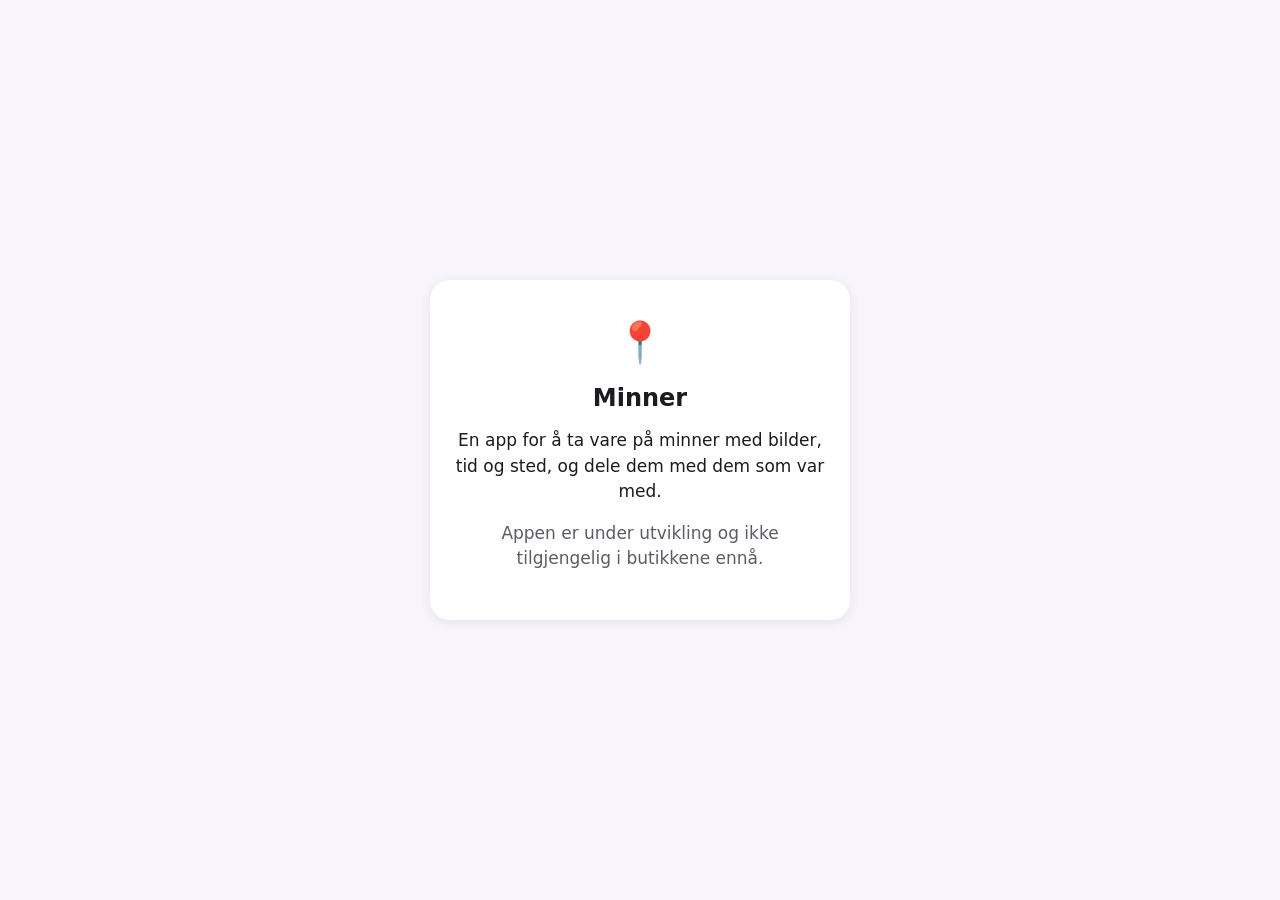
<file: index.html>
<!doctype html>
<html lang="no">
<head>
  <meta charset="utf-8">
  <meta name="viewport" content="width=device-width, initial-scale=1">
  <title>Minner</title>
  <link rel="stylesheet" href="style.css">
</head>
<body>
  <main>
    <div class="icon" aria-hidden="true">📍</div>
    <h1>Minner</h1>
    <p class="lead">En app for å ta vare på minner med bilder, tid og sted, og dele dem med dem som var med.</p>
    <p>Appen er under utvikling og ikke tilgjengelig i butikkene ennå.</p>
  </main>
</body>
</html>
</file>
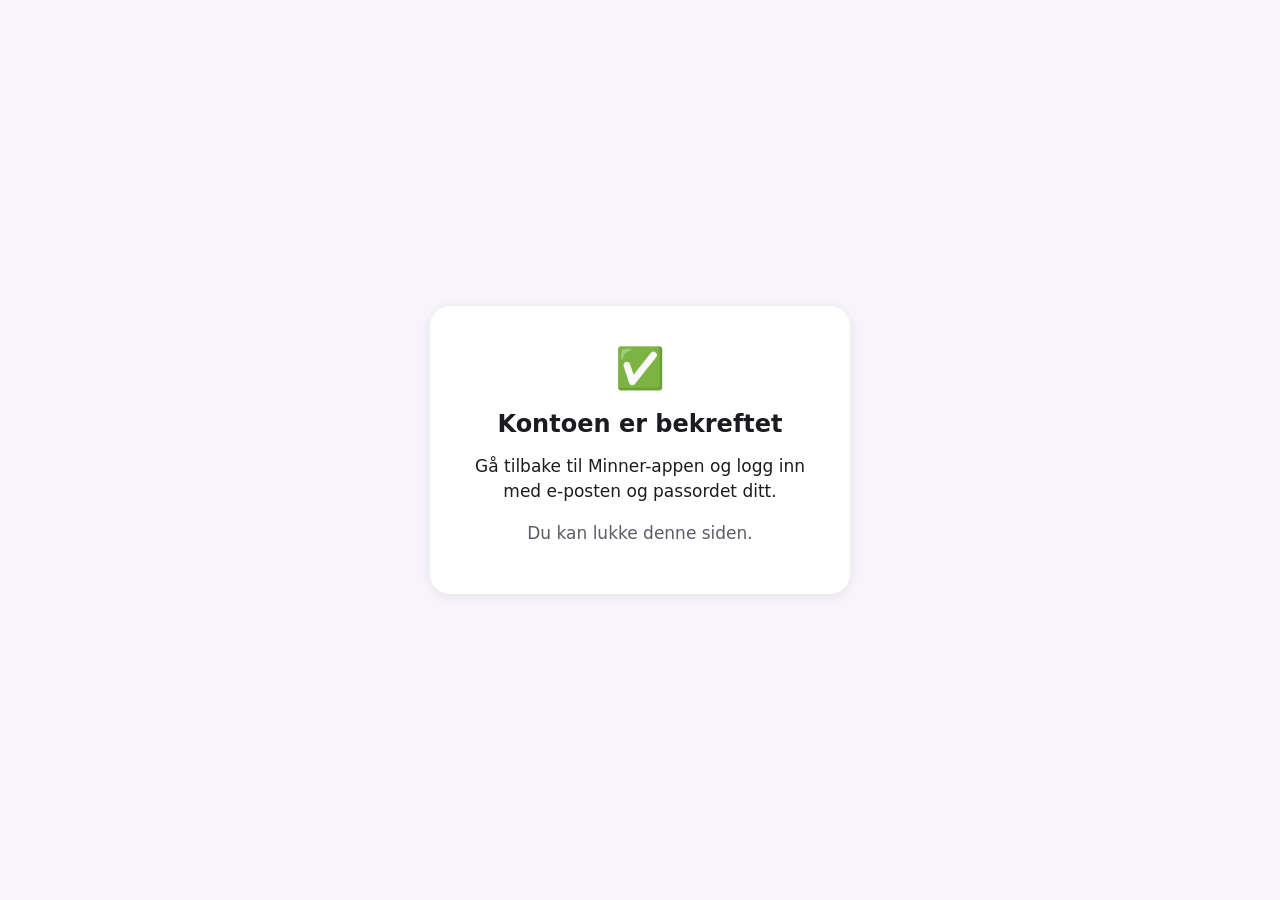
<file: confirmed/index.html>
<!doctype html>
<html lang="no">
<head>
  <meta charset="utf-8">
  <meta name="viewport" content="width=device-width, initial-scale=1">
  <meta name="robots" content="noindex">
  <title>Kontoen er bekreftet</title>
  <link rel="stylesheet" href="../style.css">
</head>
<body>
  <main>
    <div class="icon" aria-hidden="true">✅</div>
    <h1>Kontoen er bekreftet</h1>
    <p class="lead">Gå tilbake til Minner-appen og logg inn med e-posten og passordet ditt.</p>
    <p>Du kan lukke denne siden.</p>
  </main>
</body>
</html>
</file>
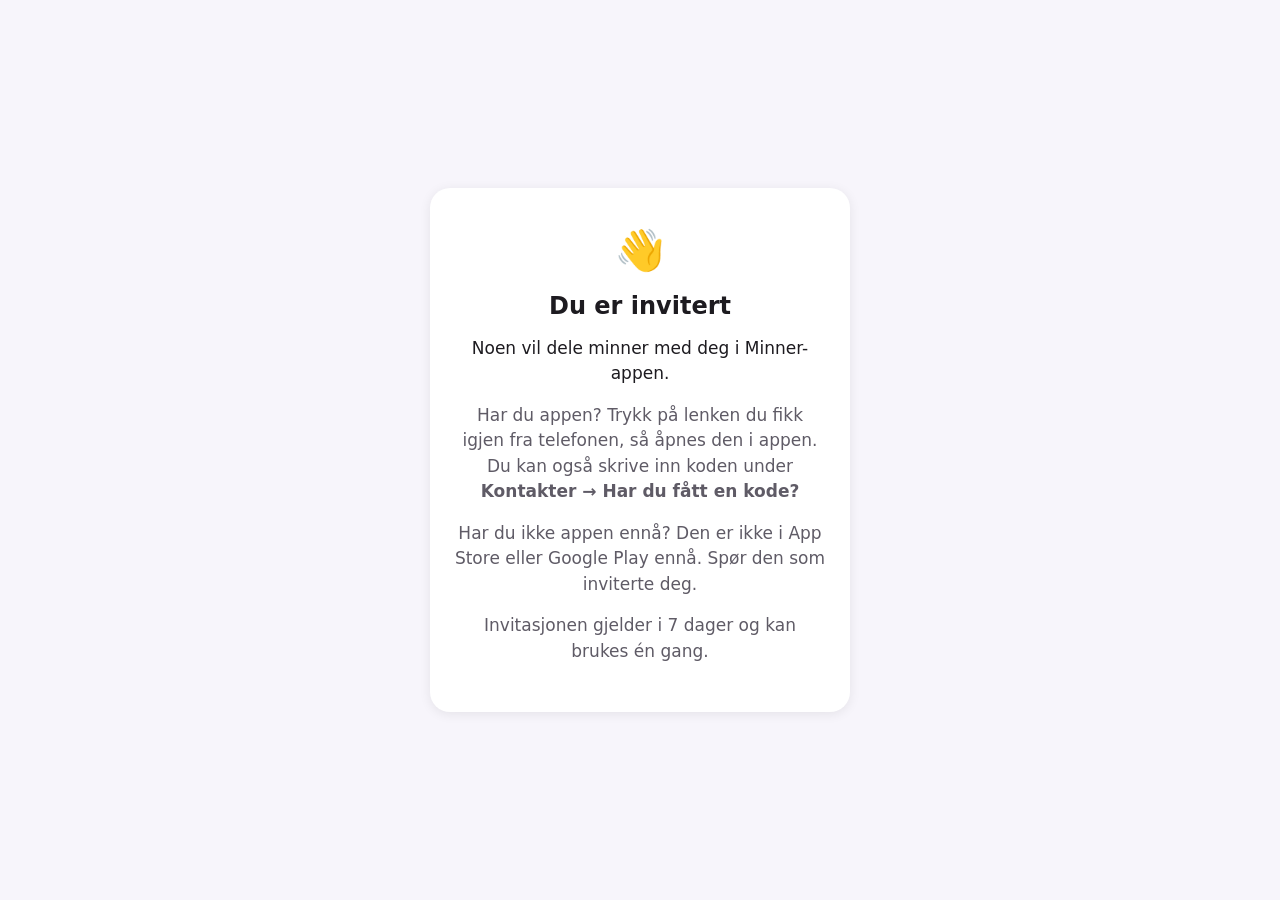
<file: invite/index.html>
<!doctype html>
<html lang="no">
<head>
  <meta charset="utf-8">
  <meta name="viewport" content="width=device-width, initial-scale=1">
  <meta name="robots" content="noindex">
  <title>Invitasjon til Minner</title>
  <link rel="stylesheet" href="../style.css">
</head>
<body>
  <main>
    <div class="icon" aria-hidden="true">👋</div>
    <h1>Du er invitert</h1>
    <p class="lead">Noen vil dele minner med deg i Minner-appen.</p>
    <div id="code-block" hidden>
      <p>Invitasjonskoden din:</p>
      <div class="code" id="code"></div>
    </div>
    <p>Har du appen? Trykk på lenken du fikk igjen fra telefonen, så åpnes den i appen.
      Du kan også skrive inn koden under <strong>Kontakter → Har du fått en kode?</strong></p>
    <p>Har du ikke appen ennå? Den er ikke i App Store eller Google Play ennå.
      Spør den som inviterte deg.</p>
    <p>Invitasjonen gjelder i 7 dager og kan brukes én gang.</p>
  </main>
  <script>
    // Viser koden fra lenken, f.eks. /invite/?invite=K7MQ4XZ som K7M-Q4XZ
    // («code» er det gamle navnet på parameteren)
    const params = new URLSearchParams(location.search);
    const raw = params.get('invite') || params.get('code') || '';
    const clean = raw.toUpperCase().replace(/[^A-Z0-9]/g, '');
    if (clean.length === 7) {
      document.getElementById('code').textContent = clean.slice(0, 3) + '-' + clean.slice(3);
      document.getElementById('code-block').hidden = false;
    }
  </script>
</body>
</html>
</file>
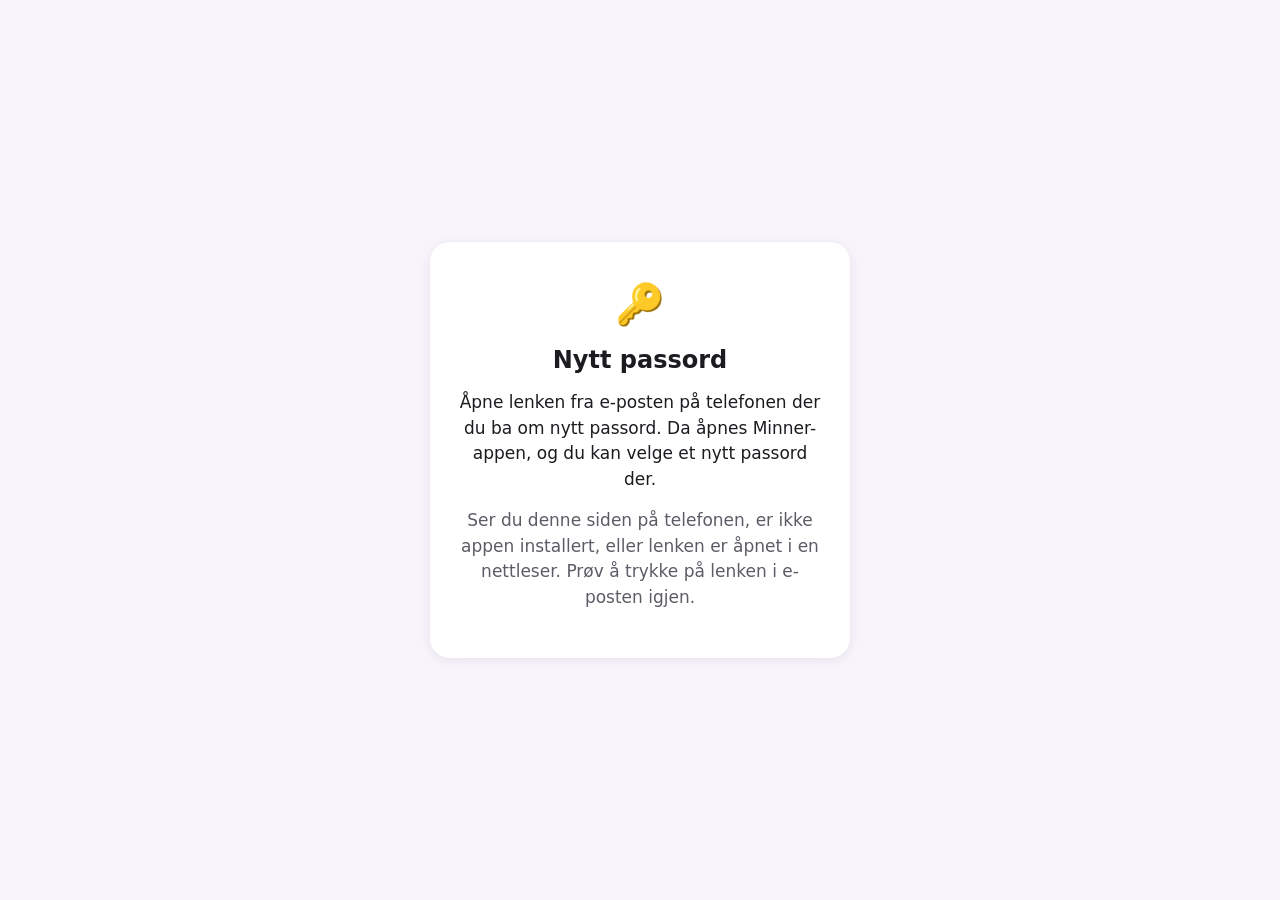
<file: reset/index.html>
<!doctype html>
<html lang="no">
<head>
  <meta charset="utf-8">
  <meta name="viewport" content="width=device-width, initial-scale=1">
  <meta name="robots" content="noindex">
  <title>Nytt passord</title>
  <link rel="stylesheet" href="../style.css">
</head>
<body>
  <main>
    <div class="icon" aria-hidden="true">🔑</div>
    <h1>Nytt passord</h1>
    <p class="lead">Åpne lenken fra e-posten på telefonen der du ba om nytt passord.
      Da åpnes Minner-appen, og du kan velge et nytt passord der.</p>
    <p>Ser du denne siden på telefonen, er ikke appen installert, eller lenken er åpnet
      i en nettleser. Prøv å trykke på lenken i e-posten igjen.</p>
  </main>
</body>
</html>
</file>
<file: style.css>
:root {
  --bg: #f7f5fb;
  --card: #ffffff;
  --text: #1d1b20;
  --muted: #5f5b66;
  --accent: #6750a4;
  --code-bg: #eee8f8;
}

@media (prefers-color-scheme: dark) {
  :root {
    --bg: #141218;
    --card: #211f26;
    --text: #e6e0e9;
    --muted: #b0a9b8;
    --accent: #d0bcff;
    --code-bg: #2f2a3a;
  }
}

* { box-sizing: border-box; }

body {
  margin: 0;
  min-height: 100vh;
  display: flex;
  align-items: center;
  justify-content: center;
  padding: 24px 16px;
  background: var(--bg);
  color: var(--text);
  font: 17px/1.5 system-ui, -apple-system, "Segoe UI", Roboto, sans-serif;
}

main {
  width: 100%;
  max-width: 420px;
  background: var(--card);
  border-radius: 20px;
  padding: 32px 24px;
  text-align: center;
  box-shadow: 0 2px 12px rgb(0 0 0 / 0.08);
}

h1 { font-size: 1.5rem; margin: 0 0 12px; }
p { margin: 0 0 16px; color: var(--muted); }
p.lead { color: var(--text); }

.code {
  display: inline-block;
  margin: 8px 0 20px;
  padding: 12px 20px;
  border-radius: 12px;
  background: var(--code-bg);
  color: var(--accent);
  font: 600 1.8rem/1 ui-monospace, "Cascadia Mono", Consolas, monospace;
  letter-spacing: 0.08em;
}

.icon { font-size: 2.5rem; margin-bottom: 8px; }
</file>
